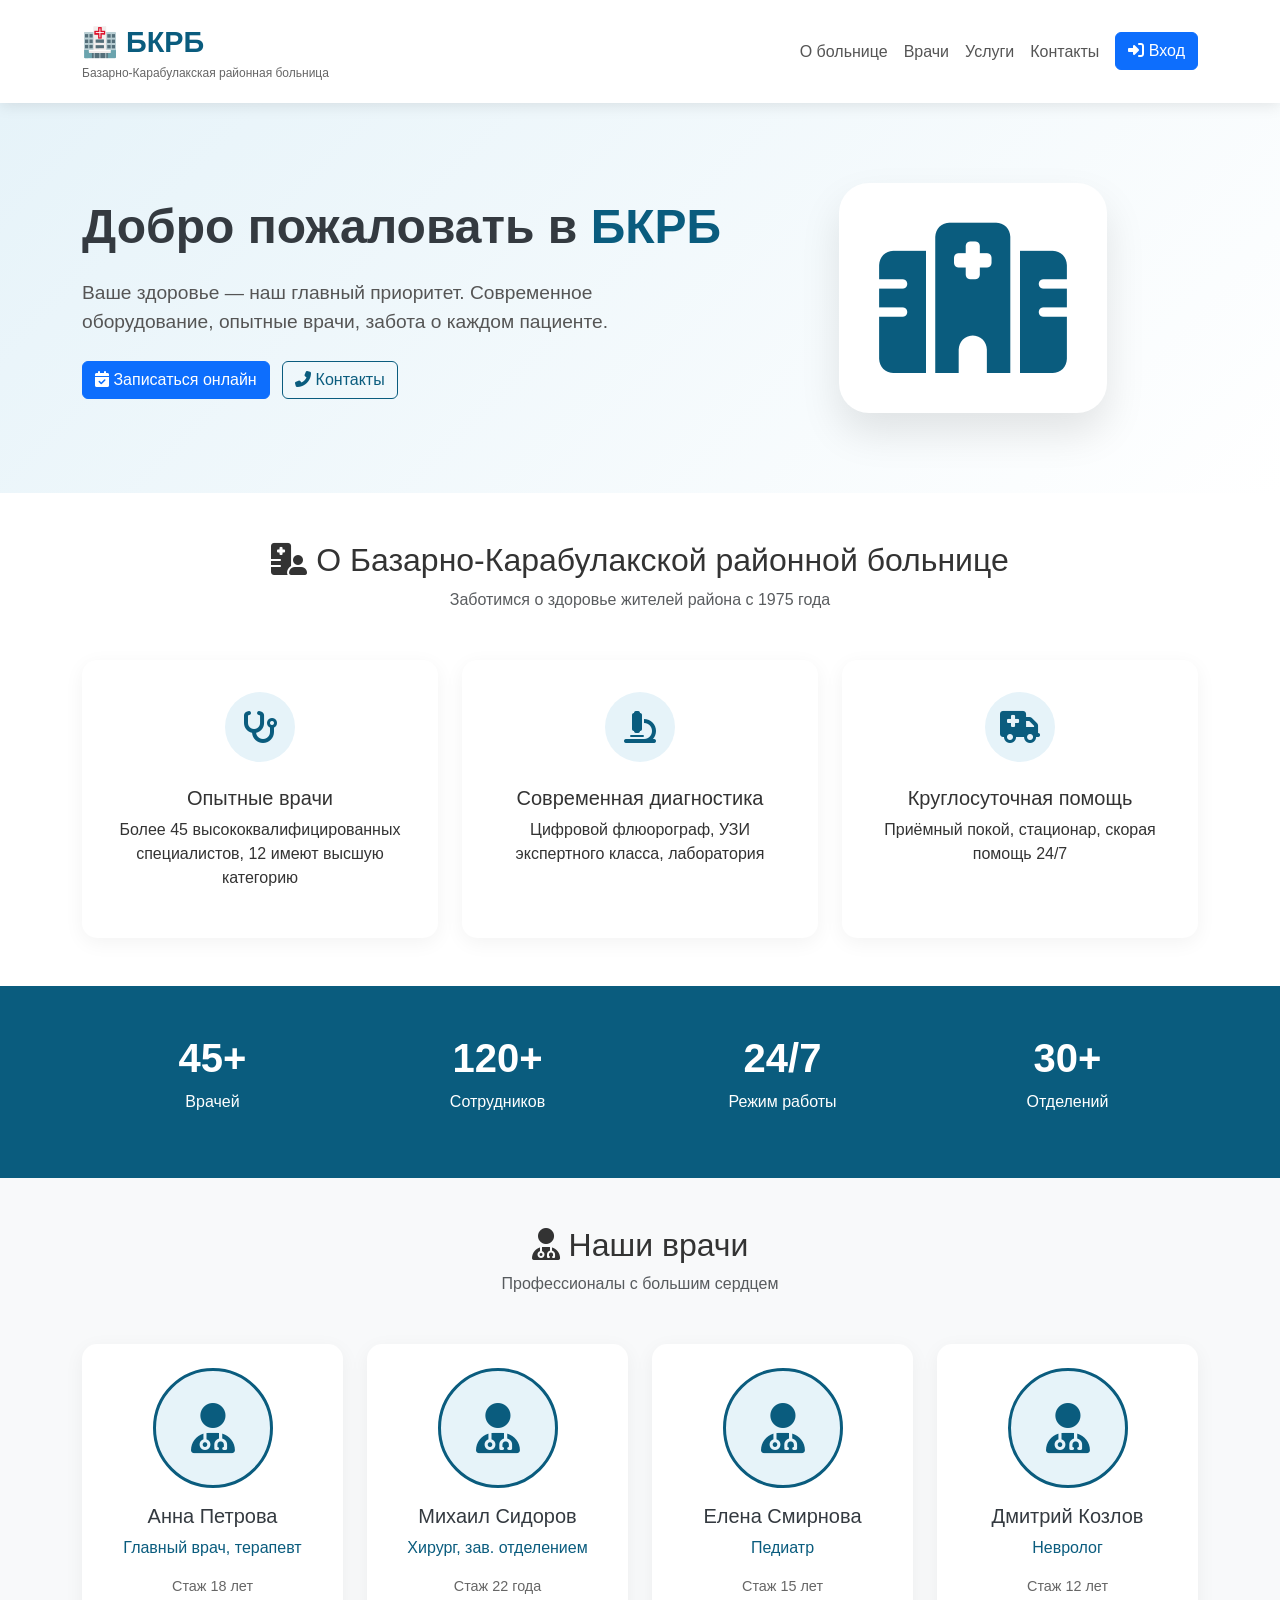
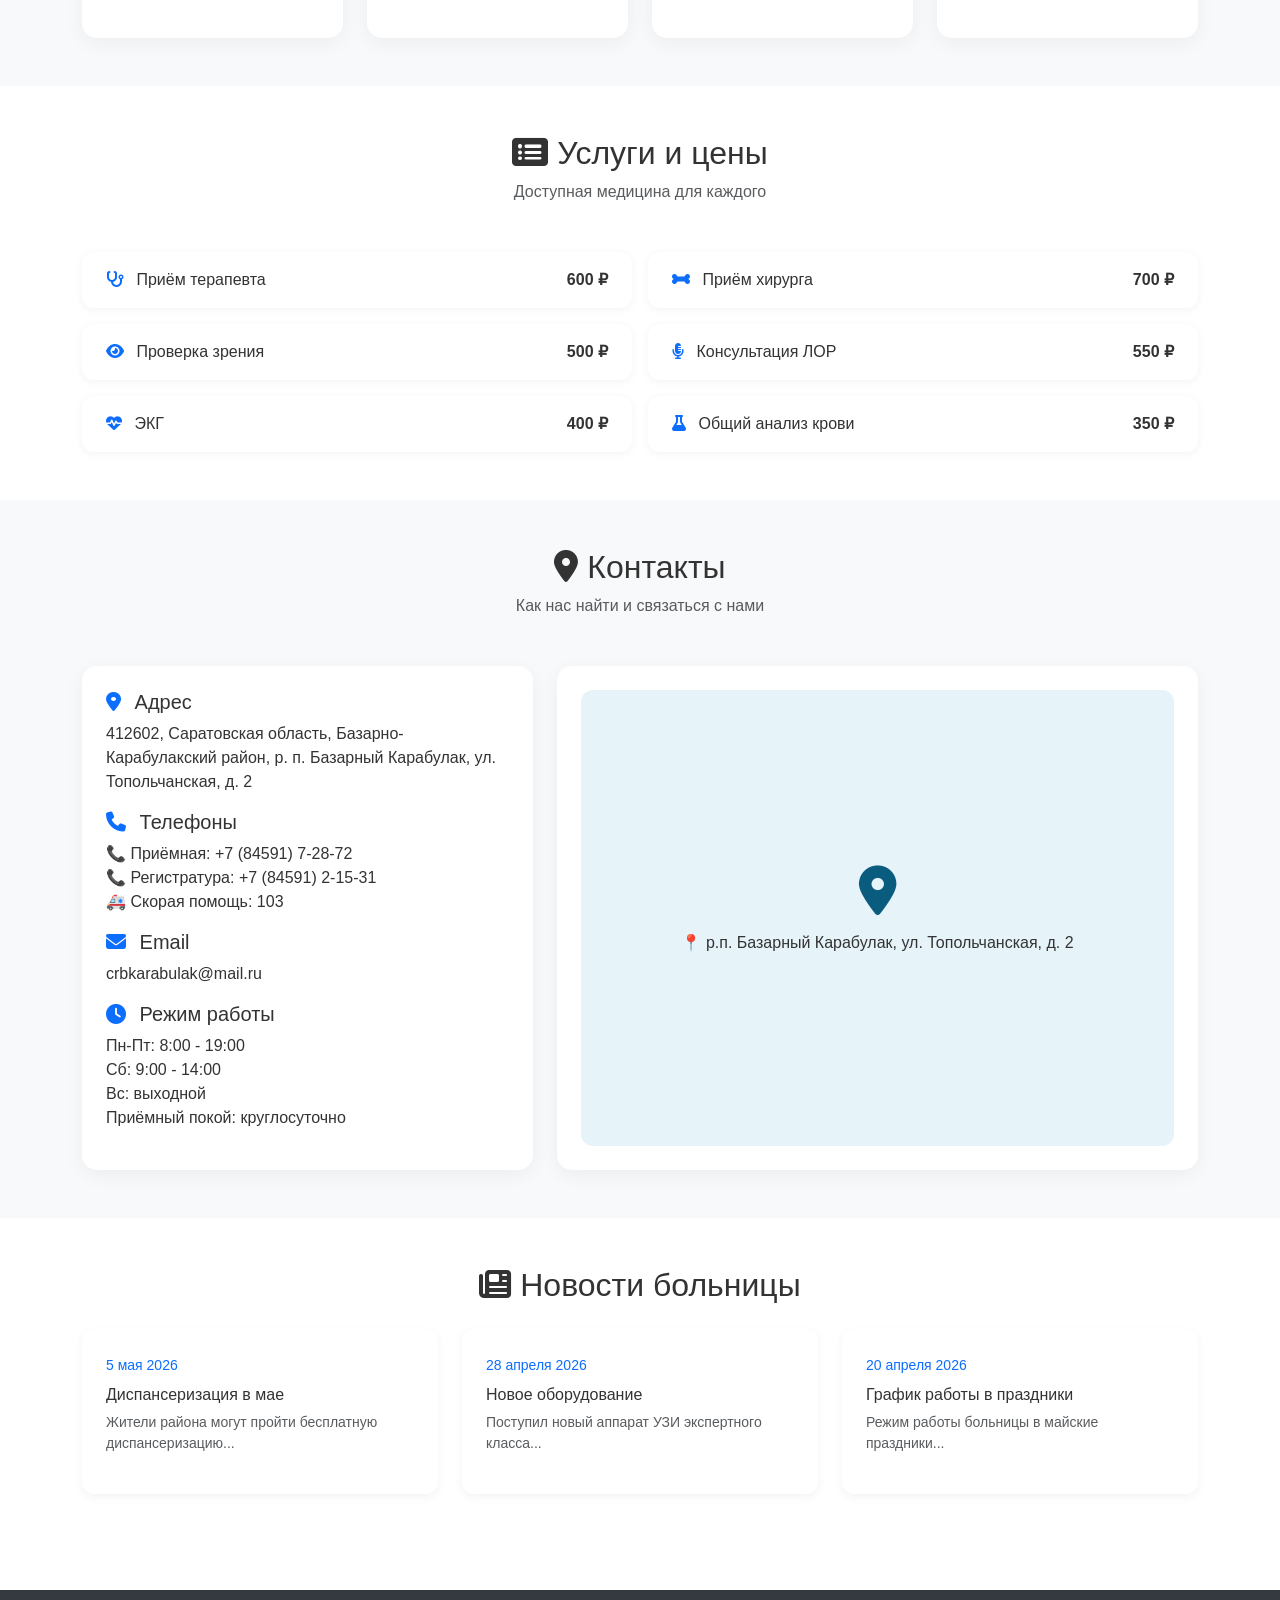
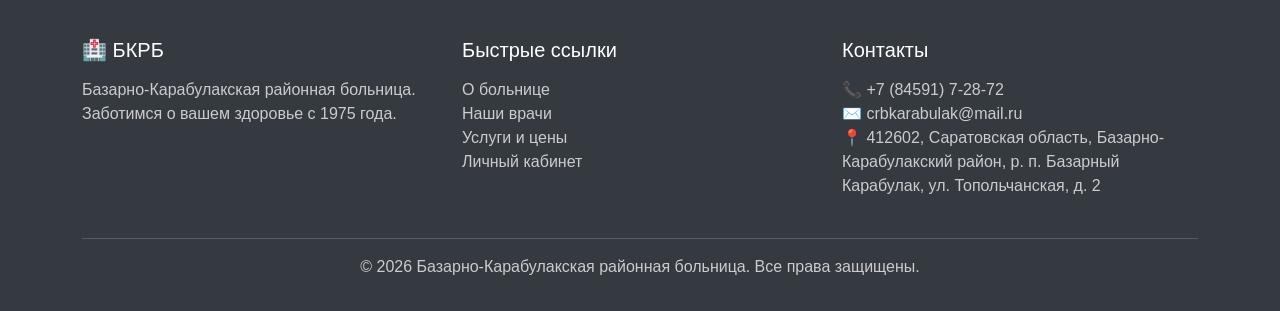
<file: index.html>
<!DOCTYPE html>
<html lang="ru">
<head>
    <meta charset="UTF-8">
    <meta name="viewport" content="width=device-width, initial-scale=1.0">
    <title>БКРБ - Базарно-Карабулакская районная больница</title>
    <link href="https://cdn.jsdelivr.net/npm/bootstrap@5.3.0/dist/css/bootstrap.min.css" rel="stylesheet">
    <link rel="stylesheet" href="https://cdnjs.cloudflare.com/ajax/libs/font-awesome/6.4.0/css/all.min.css">
    <link rel="stylesheet" href="css/style.css">
</head>
<body>

<!-- Навигация -->
<nav class="navbar navbar-expand-lg sticky-top">
    <div class="container">
        <a class="navbar-brand" href="index.html">
            🏥 БКРБ
            <small>Базарно-Карабулакская районная больница</small>
        </a>
        <button class="navbar-toggler" type="button" data-bs-toggle="collapse" data-bs-target="#navbarNav">
            <span class="navbar-toggler-icon"></span>
        </button>
        <div class="collapse navbar-collapse" id="navbarNav">
            <ul class="navbar-nav ms-auto">
    <li class="nav-item"><a class="nav-link" href="#about">О больнице</a></li>
    <li class="nav-item"><a class="nav-link" href="#doctors">Врачи</a></li>
    <li class="nav-item"><a class="nav-link" href="#services">Услуги</a></li>
    <li class="nav-item"><a class="nav-link" href="#contacts">Контакты</a></li>
    <li class="nav-item"><a class="btn btn-primary ms-2" href="login.html"><i class="fas fa-sign-in-alt"></i> Вход</a></li>
</ul>
        </div>
    </div>
</nav>

<!-- Hero секция -->
<section class="hero">
    <div class="container">
        <div class="row align-items-center">
            <div class="col-lg-7">
                <h1>Добро пожаловать в <span>БКРБ</span></h1>
                <p class="lead mb-3">Ваше здоровье — наш главный приоритет. Современное оборудование, опытные врачи, забота о каждом пациенте.</p>
                <div class="mt-4">
                    <a href="#" class="btn btn-primary me-2"><i class="fas fa-calendar-check"></i> Записаться онлайн</a>
                    <a href="#contacts" class="btn btn-outline-primary"><i class="fas fa-phone-alt"></i> Контакты</a>
                </div>
            </div>
            <div class="col-lg-5 text-center">
                <div class="hero-img">
                    <i class="fas fa-hospital"></i>
                </div>
            </div>
        </div>
    </div>
</section>

<!-- О нас -->
<section id="about" class="py-5">
    <div class="container">
        <div class="text-center mb-5">
            <h2><i class="fas fa-hospital-user"></i> О Базарно-Карабулакской районной больнице</h2>
            <p class="text-muted">Заботимся о здоровье жителей района с 1975 года</p>
        </div>
        <div class="row g-4">
            <div class="col-md-4">
                <div class="feature-card">
                    <div class="feature-icon"><i class="fas fa-stethoscope"></i></div>
                    <h5>Опытные врачи</h5>
                    <p>Более 45 высококвалифицированных специалистов, 12 имеют высшую категорию</p>
                </div>
            </div>
            <div class="col-md-4">
                <div class="feature-card">
                    <div class="feature-icon"><i class="fas fa-microscope"></i></div>
                    <h5>Современная диагностика</h5>
                    <p>Цифровой флюорограф, УЗИ экспертного класса, лаборатория</p>
                </div>
            </div>
            <div class="col-md-4">
                <div class="feature-card">
                    <div class="feature-icon"><i class="fas fa-ambulance"></i></div>
                    <h5>Круглосуточная помощь</h5>
                    <p>Приёмный покой, стационар, скорая помощь 24/7</p>
                </div>
            </div>
        </div>
    </div>
</section>

<!-- Статистика -->
<section class="stats-section">
    <div class="container">
        <div class="row text-center">
            <div class="col-md-3">
                <h2 class="fw-bold">45+</h2>
                <p>Врачей</p>
            </div>
            <div class="col-md-3">
                <h2 class="fw-bold">120+</h2>
                <p>Сотрудников</p>
            </div>
            <div class="col-md-3">
                <h2 class="fw-bold">24/7</h2>
                <p>Режим работы</p>
            </div>
            <div class="col-md-3">
                <h2 class="fw-bold">30+</h2>
                <p>Отделений</p>
            </div>
        </div>
    </div>
</section>

<!-- Врачи -->
<section id="doctors" class="py-5 bg-light">
    <div class="container">
        <div class="text-center mb-5">
            <h2><i class="fas fa-user-md"></i> Наши врачи</h2>
            <p class="text-muted">Профессионалы с большим сердцем</p>
        </div>
        <div class="row g-4">
            <div class="col-md-3">
                <div class="doctor-card">
                    <div class="doctor-img"><i class="fas fa-user-md"></i></div>
                    <h5>Анна Петрова</h5>
                    <p class="specialty">Главный врач, терапевт</p>
                    <p class="experience">Стаж 18 лет</p>
                </div>
            </div>
            <div class="col-md-3">
                <div class="doctor-card">
                    <div class="doctor-img"><i class="fas fa-user-md"></i></div>
                    <h5>Михаил Сидоров</h5>
                    <p class="specialty">Хирург, зав. отделением</p>
                    <p class="experience">Стаж 22 года</p>
                </div>
            </div>
            <div class="col-md-3">
                <div class="doctor-card">
                    <div class="doctor-img"><i class="fas fa-user-md"></i></div>
                    <h5>Елена Смирнова</h5>
                    <p class="specialty">Педиатр</p>
                    <p class="experience">Стаж 15 лет</p>
                </div>
            </div>
            <div class="col-md-3">
                <div class="doctor-card">
                    <div class="doctor-img"><i class="fas fa-user-md"></i></div>
                    <h5>Дмитрий Козлов</h5>
                    <p class="specialty">Невролог</p>
                    <p class="experience">Стаж 12 лет</p>
                </div>
            </div>
        </div>
    </div>
</section>

<!-- Услуги -->
<section id="services" class="py-5">
    <div class="container">
        <div class="text-center mb-5">
            <h2><i class="fas fa-list-alt"></i> Услуги и цены</h2>
            <p class="text-muted">Доступная медицина для каждого</p>
        </div>
        <div class="row g-3">
            <div class="col-md-6">
                <div class="service-card">
                    <div class="d-flex justify-content-between">
                        <span><i class="fas fa-stethoscope text-primary me-2"></i> Приём терапевта</span>
                        <span class="fw-bold">600 ₽</span>
                    </div>
                </div>
            </div>
            <div class="col-md-6">
                <div class="service-card">
                    <div class="d-flex justify-content-between">
                        <span><i class="fas fa-bone text-primary me-2"></i> Приём хирурга</span>
                        <span class="fw-bold">700 ₽</span>
                    </div>
                </div>
            </div>
            <div class="col-md-6">
                <div class="service-card">
                    <div class="d-flex justify-content-between">
                        <span><i class="fas fa-eye text-primary me-2"></i> Проверка зрения</span>
                        <span class="fw-bold">500 ₽</span>
                    </div>
                </div>
            </div>
            <div class="col-md-6">
                <div class="service-card">
                    <div class="d-flex justify-content-between">
                        <span><i class="fas fa-microphone-alt text-primary me-2"></i> Консультация ЛОР</span>
                        <span class="fw-bold">550 ₽</span>
                    </div>
                </div>
            </div>
            <div class="col-md-6">
                <div class="service-card">
                    <div class="d-flex justify-content-between">
                        <span><i class="fas fa-heartbeat text-primary me-2"></i> ЭКГ</span>
                        <span class="fw-bold">400 ₽</span>
                    </div>
                </div>
            </div>
            <div class="col-md-6">
                <div class="service-card">
                    <div class="d-flex justify-content-between">
                        <span><i class="fas fa-flask text-primary me-2"></i> Общий анализ крови</span>
                        <span class="fw-bold">350 ₽</span>
                    </div>
                </div>
            </div>
        </div>
    </div>
</section>

<!-- Контакты -->
<section id="contacts" class="py-5 bg-light">
    <div class="container">
        <div class="text-center mb-5">
            <h2><i class="fas fa-map-marker-alt"></i> Контакты</h2>
            <p class="text-muted">Как нас найти и связаться с нами</p>
        </div>
        <div class="row">
            <div class="col-md-5">
                <div class="contact-card">
                    <h5><i class="fas fa-location-dot text-primary me-2"></i> Адрес</h5>
                    <p>412602, Саратовская область, Базарно-Карабулакский район, р. п. Базарный Карабулак, ул. Топольчанская, д. 2</p>
                    
                    <h5 class="mt-3"><i class="fas fa-phone text-primary me-2"></i> Телефоны</h5>
                    <p>📞 Приёмная: +7 (84591) 7-28-72<br>
                    📞 Регистратура: +7 (84591) 2-15-31<br>
                    🚑 Скорая помощь: 103</p>
                    
                    <h5 class="mt-3"><i class="fas fa-envelope text-primary me-2"></i> Email</h5>
                    <p>crbkarabulak@mail.ru</p>
                    
                    <h5 class="mt-3"><i class="fas fa-clock text-primary me-2"></i> Режим работы</h5>
                    <p>Пн-Пт: 8:00 - 19:00<br>
                    Сб: 9:00 - 14:00<br>
                    Вс: выходной<br>
                    Приёмный покой: круглосуточно</p>
                </div>
            </div>
            <div class="col-md-7">
                <div class="map-card">
                    <div class="map-placeholder">
                        <i class="fas fa-map-marker-alt"></i>
                        <p>📍 р.п. Базарный Карабулак, ул. Топольчанская, д. 2</p>
                    </div>
                </div>
            </div>
        </div>
    </div>
</section>

<!-- Новости -->
<section class="py-5">
    <div class="container">
        <div class="text-center mb-4">
            <h2><i class="fas fa-newspaper"></i> Новости больницы</h2>
        </div>
        <div class="row">
            <div class="col-md-4">
                <div class="news-card">
                    <small class="text-primary">5 мая 2026</small>
                    <h6 class="mt-2">Диспансеризация в мае</h6>
                    <p class="text-muted small">Жители района могут пройти бесплатную диспансеризацию...</p>
                </div>
            </div>
            <div class="col-md-4">
                <div class="news-card">
                    <small class="text-primary">28 апреля 2026</small>
                    <h6 class="mt-2">Новое оборудование</h6>
                    <p class="text-muted small">Поступил новый аппарат УЗИ экспертного класса...</p>
                </div>
            </div>
            <div class="col-md-4">
                <div class="news-card">
                    <small class="text-primary">20 апреля 2026</small>
                    <h6 class="mt-2">График работы в праздники</h6>
                    <p class="text-muted small">Режим работы больницы в майские праздники...</p>
                </div>
            </div>
        </div>
    </div>
</section>

<!-- Футер -->
<footer class="footer">
    <div class="container">
        <div class="row">
            <div class="col-md-4">
                <h5>🏥 БКРБ</h5>
                <p>Базарно-Карабулакская районная больница. Заботимся о вашем здоровье с 1975 года.</p>
            </div>
            <div class="col-md-4">
                <h5>Быстрые ссылки</h5>
                <p><a href="#about">О больнице</a><br>
                <a href="#doctors">Наши врачи</a><br>
                <a href="#services">Услуги и цены</a><br>
                <a href="#">Личный кабинет</a></p>
            </div>
            <div class="col-md-4">
                <h5>Контакты</h5>
                <p>📞 +7 (84591) 7-28-72<br>
                ✉️ crbkarabulak@mail.ru<br>
                📍 412602, Саратовская область, Базарно-Карабулакский район, р. п. Базарный Карабулак, ул. Топольчанская, д. 2</p>
            </div>
        </div>
        <hr class="mt-4">
        <p class="text-center">© 2026 Базарно-Карабулакская районная больница. Все права защищены.</p>
    </div>
</footer>

<script src="https://cdn.jsdelivr.net/npm/bootstrap@5.3.0/dist/js/bootstrap.bundle.min.js"></script>
</body>
</html>
</file>
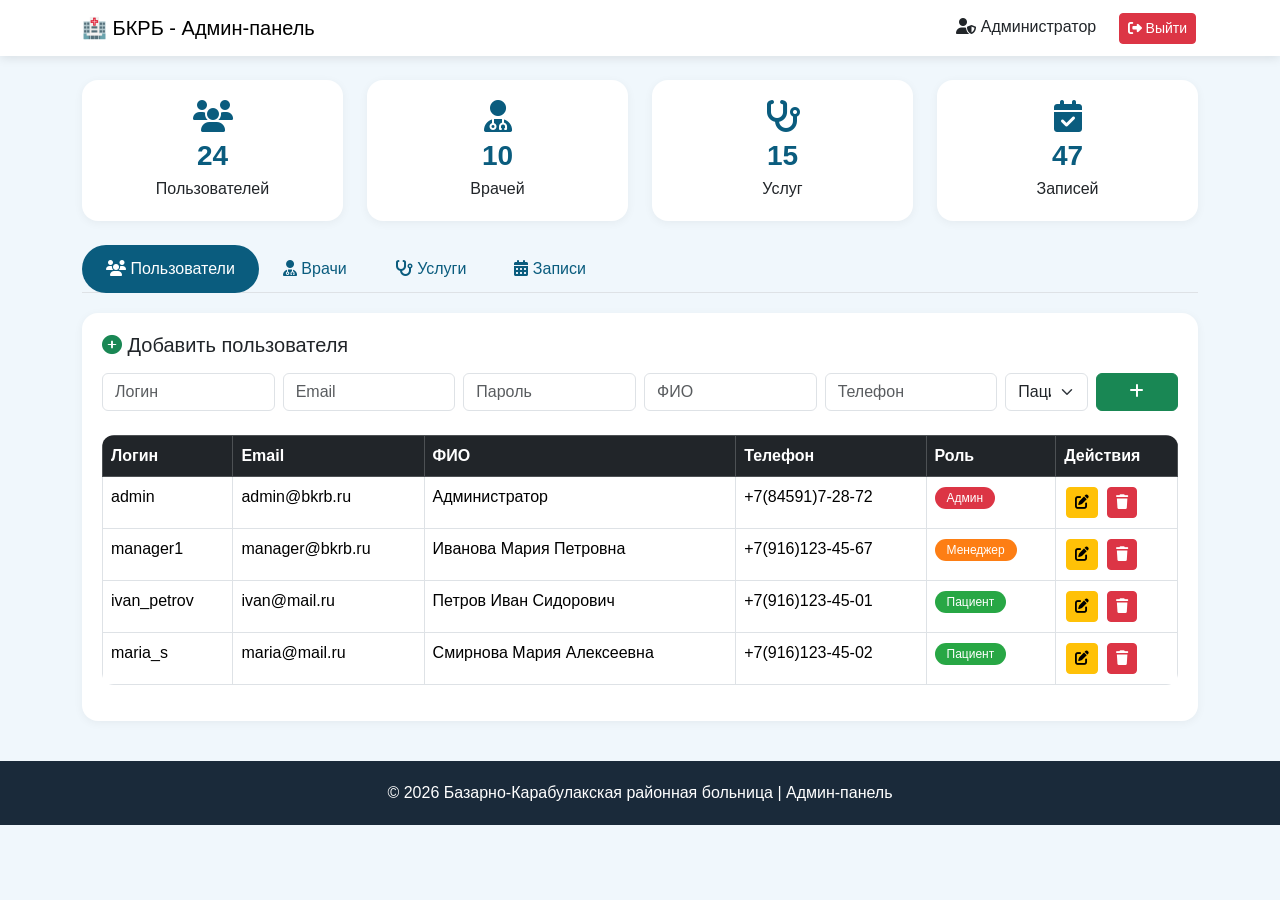
<file: dashboard-admin.html>
<!DOCTYPE html>
<html lang="ru">
<head>
    <meta charset="UTF-8">
    <title>Админ-панель - БКРБ</title>
    <link href="https://cdn.jsdelivr.net/npm/bootstrap@5.3.0/dist/css/bootstrap.min.css" rel="stylesheet">
    <link rel="stylesheet" href="https://cdnjs.cloudflare.com/ajax/libs/font-awesome/6.4.0/css/all.min.css">
    <style>
        body { background: #f0f7fc; font-family: 'Segoe UI', sans-serif; }
        .navbar { background: white; box-shadow: 0 2px 10px rgba(0,0,0,0.1); }
        .stat-card { background: white; border-radius: 16px; padding: 20px; text-align: center; box-shadow: 0 2px 10px rgba(0,0,0,0.05); transition: 0.3s; }
        .stat-card:hover { transform: translateY(-3px); }
        .stat-number { font-size: 28px; font-weight: bold; color: #0a5c7e; }
        .nav-tabs .nav-link { color: #0a5c7e; font-weight: 500; border: none; padding: 12px 24px; }
        .nav-tabs .nav-link.active { background: #0a5c7e; color: white; border-radius: 30px; }
        .nav-tabs .nav-link:hover:not(.active) { background: #e8f3f9; border-radius: 30px; }
        .tab-content { background: white; border-radius: 16px; padding: 20px; margin-top: 20px; box-shadow: 0 2px 10px rgba(0,0,0,0.05); }
        .table { background: white; border-radius: 12px; overflow: hidden; }
        .role-badge { padding: 4px 12px; border-radius: 20px; font-size: 12px; color: white; }
        .role-admin { background: #dc3545; }
        .role-manager { background: #fd7e14; }
        .role-user { background: #28a745; }
        .footer { background: #1a2a3a; color: white; text-align: center; padding: 20px; margin-top: 40px; }
        .edit-form { display: none; background: #f8f9fa; padding: 15px; border-radius: 10px; margin-top: 10px; }
        .btn-sm { margin: 2px; }
        .modal-header { background: #0a5c7e; color: white; }
        .btn-primary { background: #0a5c7e; border: none; }
        .btn-primary:hover { background: #084a66; }
    </style>
</head>
<body>

<nav class="navbar navbar-expand-lg sticky-top">
    <div class="container">
        <a class="navbar-brand" href="index.html">🏥 БКРБ - Админ-панель</a>
        <div>
            <span class="me-3"><i class="fas fa-user-shield"></i> Администратор</span>
            <a href="index.html" class="btn btn-danger btn-sm"><i class="fas fa-sign-out-alt"></i> Выйти</a>
        </div>
    </div>
</nav>

<div class="container mt-4">

    <!-- Статистика -->
    <div class="row g-4 mb-4">
        <div class="col-md-3">
            <div class="stat-card">
                <i class="fas fa-users fa-2x" style="color: #0a5c7e;"></i>
                <div class="stat-number">24</div>
                <div>Пользователей</div>
            </div>
        </div>
        <div class="col-md-3">
            <div class="stat-card">
                <i class="fas fa-user-md fa-2x" style="color: #0a5c7e;"></i>
                <div class="stat-number">10</div>
                <div>Врачей</div>
            </div>
        </div>
        <div class="col-md-3">
            <div class="stat-card">
                <i class="fas fa-stethoscope fa-2x" style="color: #0a5c7e;"></i>
                <div class="stat-number">15</div>
                <div>Услуг</div>
            </div>
        </div>
        <div class="col-md-3">
            <div class="stat-card">
                <i class="fas fa-calendar-check fa-2x" style="color: #0a5c7e;"></i>
                <div class="stat-number">47</div>
                <div>Записей</div>
            </div>
        </div>
    </div>

    <!-- Вкладки -->
    <ul class="nav nav-tabs" id="adminTabs" role="tablist">
        <li class="nav-item" role="presentation">
            <button class="nav-link active" id="users-tab" data-bs-toggle="tab" data-bs-target="#users" type="button" role="tab"><i class="fas fa-users"></i> Пользователи</button>
        </li>
        <li class="nav-item" role="presentation">
            <button class="nav-link" id="doctors-tab" data-bs-toggle="tab" data-bs-target="#doctors" type="button" role="tab"><i class="fas fa-user-md"></i> Врачи</button>
        </li>
        <li class="nav-item" role="presentation">
            <button class="nav-link" id="services-tab" data-bs-toggle="tab" data-bs-target="#services" type="button" role="tab"><i class="fas fa-stethoscope"></i> Услуги</button>
        </li>
        <li class="nav-item" role="presentation">
            <button class="nav-link" id="appointments-tab" data-bs-toggle="tab" data-bs-target="#appointments" type="button" role="tab"><i class="fas fa-calendar-alt"></i> Записи</button>
        </li>
    </ul>

    <div class="tab-content" id="adminTabsContent">
        
        <!-- Вкладка ПОЛЬЗОВАТЕЛИ -->
        <div class="tab-pane fade show active" id="users" role="tabpanel">
            <h5 class="mb-3"><i class="fas fa-plus-circle text-success"></i> Добавить пользователя</h5>
            <div class="row g-2 mb-4">
                <div class="col-md-2"><input type="text" class="form-control" placeholder="Логин"></div>
                <div class="col-md-2"><input type="email" class="form-control" placeholder="Email"></div>
                <div class="col-md-2"><input type="password" class="form-control" placeholder="Пароль"></div>
                <div class="col-md-2"><input type="text" class="form-control" placeholder="ФИО"></div>
                <div class="col-md-2"><input type="text" class="form-control" placeholder="Телефон"></div>
                <div class="col-md-1">
                    <select class="form-select">
                        <option>Пациент</option>
                        <option>Менеджер</option>
                        <option>Админ</option>
                    </select>
                </div>
                <div class="col-md-1"><button class="btn btn-success w-100" data-bs-toggle="modal" data-bs-target="#successModal"><i class="fas fa-plus"></i></button></div>
            </div>
            
            <div class="table-responsive">
                <table class="table table-bordered table-hover">
                    <thead class="table-dark">
                        <tr><th>Логин</th><th>Email</th><th>ФИО</th><th>Телефон</th><th>Роль</th><th>Действия</th></tr>
                    </thead>
                    <tbody>
                        <tr>
                            <td>admin</td>
                            <td>admin@bkrb.ru</td>
                            <td>Администратор</td>
                            <td>+7(84591)7-28-72</td>
                            <td><span class="role-badge role-admin">Админ</span></td>
                            <td><button class="btn btn-sm btn-warning"><i class="fas fa-edit"></i></button> <button class="btn btn-sm btn-danger"><i class="fas fa-trash"></i></button></td>
                        </tr>
                        <tr>
                            <td>manager1</td>
                            <td>manager@bkrb.ru</td>
                            <td>Иванова Мария Петровна</td>
                            <td>+7(916)123-45-67</td>
                            <td><span class="role-badge role-manager">Менеджер</span></td>
                            <td><button class="btn btn-sm btn-warning"><i class="fas fa-edit"></i></button> <button class="btn btn-sm btn-danger"><i class="fas fa-trash"></i></button></td>
                        </tr>
                        <tr>
                            <td>ivan_petrov</td>
                            <td>ivan@mail.ru</td>
                            <td>Петров Иван Сидорович</td>
                            <td>+7(916)123-45-01</td>
                            <td><span class="role-badge role-user">Пациент</span></td>
                            <td><button class="btn btn-sm btn-warning"><i class="fas fa-edit"></i></button> <button class="btn btn-sm btn-danger"><i class="fas fa-trash"></i></button></td>
                        </tr>
                        <tr>
                            <td>maria_s</td>
                            <td>maria@mail.ru</td>
                            <td>Смирнова Мария Алексеевна</td>
                            <td>+7(916)123-45-02</td>
                            <td><span class="role-badge role-user">Пациент</span></td>
                            <td><button class="btn btn-sm btn-warning"><i class="fas fa-edit"></i></button> <button class="btn btn-sm btn-danger"><i class="fas fa-trash"></i></button></td>
                        </tr>
                    </tbody>
                </table>
            </div>
        </div>
        
        <!-- Вкладка ВРАЧИ -->
        <div class="tab-pane fade" id="doctors" role="tabpanel">
            <h5 class="mb-3"><i class="fas fa-plus-circle text-success"></i> Добавить врача</h5>
            <div class="row g-2 mb-4">
                <div class="col-md-2"><input type="text" class="form-control" placeholder="Фамилия"></div>
                <div class="col-md-2"><input type="text" class="form-control" placeholder="Имя"></div>
                <div class="col-md-2"><input type="text" class="form-control" placeholder="Отчество"></div>
                <div class="col-md-2"><input type="text" class="form-control" placeholder="Специализация"></div>
                <div class="col-md-2"><input type="text" class="form-control" placeholder="Кабинет"></div>
                <div class="col-md-1"><input type="text" class="form-control" placeholder="Телефон"></div>
                <div class="col-md-1"><button class="btn btn-success w-100" data-bs-toggle="modal" data-bs-target="#successModal"><i class="fas fa-plus"></i></button></div>
            </div>
            
            <div class="table-responsive">
                <table class="table table-bordered">
                    <thead class="table-dark">
                        <tr><th>ФИО</th><th>Специализация</th><th>Кабинет</th><th>Телефон</th><th>Действия</th></tr>
                    </thead>
                    <tbody>
                        <tr><td>Анна Петрова</td><td>Терапевт</td><td>101</td><td>+7(495)123-45-01</td><td><button class="btn btn-sm btn-danger"><i class="fas fa-trash"></i></button></td></tr>
                        <tr><td>Михаил Соколов</td><td>Хирург</td><td>202</td><td>+7(495)123-45-02</td><td><button class="btn btn-sm btn-danger"><i class="fas fa-trash"></i></button></td></tr>
                        <tr><td>Елена Кузнецова</td><td>Педиатр</td><td>303</td><td>+7(495)123-45-03</td><td><button class="btn btn-sm btn-danger"><i class="fas fa-trash"></i></button></td></tr>
                        <tr><td>Дмитрий Волков</td><td>Кардиолог</td><td>404</td><td>+7(495)123-45-04</td><td><button class="btn btn-sm btn-danger"><i class="fas fa-trash"></i></button></td></tr>
                        <tr><td>Светлана Петрова</td><td>Невролог</td><td>505</td><td>+7(495)123-45-05</td><td><button class="btn btn-sm btn-danger"><i class="fas fa-trash"></i></button></td></tr>
                    </tbody>
                </table>
            </div>
        </div>
        
        <!-- Вкладка УСЛУГИ -->
        <div class="tab-pane fade" id="services" role="tabpanel">
            <h5 class="mb-3"><i class="fas fa-plus-circle text-success"></i> Добавить услугу</h5>
            <div class="row g-2 mb-4">
                <div class="col-md-4"><input type="text" class="form-control" placeholder="Название услуги"></div>
                <div class="col-md-2"><input type="text" class="form-control" placeholder="Цена"></div>
                <div class="col-md-2"><input type="text" class="form-control" placeholder="Длительность (мин)"></div>
                <div class="col-md-3"><select class="form-select"><option>Терапевт</option><option>Хирург</option><option>Педиатр</option><option>Кардиолог</option></select></div>
                <div class="col-md-1"><button class="btn btn-success w-100" data-bs-toggle="modal" data-bs-target="#successModal"><i class="fas fa-plus"></i></button></div>
            </div>
            
            <div class="table-responsive">
                <table class="table table-bordered">
                    <thead class="table-dark">
                        <tr><th>Название</th><th>Цена</th><th>Длительность</th><th>Специализация</th><th>Действия</th></tr>
                    </thead>
                    <tbody>
                        <tr><td>Прием терапевта</td><td>600 ₽</td><td>30 мин</td><td>Терапевт</td><td><button class="btn btn-sm btn-danger"><i class="fas fa-trash"></i></button></td></tr>
                        <tr><td>Прием хирурга</td><td>700 ₽</td><td>30 мин</td><td>Хирург</td><td><button class="btn btn-sm btn-danger"><i class="fas fa-trash"></i></button></td></tr>
                        <tr><td>ЭКГ</td><td>400 ₽</td><td>20 мин</td><td>Кардиолог</td><td><button class="btn btn-sm btn-danger"><i class="fas fa-trash"></i></button></td></tr>
                        <tr><td>УЗИ</td><td>1500 ₽</td><td>30 мин</td><td>Терапевт</td><td><button class="btn btn-sm btn-danger"><i class="fas fa-trash"></i></button></td></tr>
                        <tr><td>Анализ крови</td><td>350 ₽</td><td>15 мин</td><td>Терапевт</td><td><button class="btn btn-sm btn-danger"><i class="fas fa-trash"></i></button></td></tr>
                    </tbody>
                </table>
            </div>
        </div>
        
        <!-- Вкладка ЗАПИСИ -->
        <div class="tab-pane fade" id="appointments" role="tabpanel">
            <div class="table-responsive">
                <table class="table table-bordered">
                    <thead class="table-dark">
                        <tr><th>Пациент</th><th>Врач</th><th>Дата/время</th><th>Статус</th><th>Жалоба</th></tr>
                    </thead>
                    <tbody>
                        <tr><td>Петров Иван</td><td>Анна Петрова</td><td>15.05.2026 10:00</td><td><span class="badge bg-warning">Запланирован</span></td><td>Головная боль, температура</td></tr>
                        <tr><td>Смирнова Мария</td><td>Михаил Соколов</td><td>15.05.2026 11:30</td><td><span class="badge bg-warning">Запланирован</span></td><td>Боли в животе</td></tr>
                        <tr><td>Васильев Петр</td><td>Елена Кузнецова</td><td>16.05.2026 09:00</td><td><span class="badge bg-success">Выполнен</span></td><td>Кашель у ребенка</td></tr>
                        <tr><td>Михайлова Екатерина</td><td>Дмитрий Волков</td><td>16.05.2026 14:00</td><td><span class="badge bg-success">Выполнен</span></td><td>Боли в сердце</td></tr>
                        <tr><td>Федоров Андрей</td><td>Светлана Петрова</td><td>17.05.2026 12:00</td><td><span class="badge bg-danger">Отменён</span></td><td>Головокружение</td></tr>
                    </tbody>
                </table>
            </div>
        </div>
    </div>
</div>

<!-- Модальное окно успеха -->
<div class="modal fade" id="successModal" tabindex="-1">
    <div class="modal-dialog modal-dialog-centered">
        <div class="modal-content">
            <div class="modal-header">
                <h5 class="modal-title"><i class="fas fa-check-circle"></i> Успешно</h5>
                <button type="button" class="btn-close btn-close-white" data-bs-dismiss="modal"></button>
            </div>
            <div class="modal-body text-center">
                <i class="fas fa-check-circle" style="font-size: 50px; color: #28a745;"></i>
                <p class="mt-3">Операция выполнена успешно!</p>
            </div>
            <div class="modal-footer">
                <button type="button" class="btn btn-primary" data-bs-dismiss="modal">Закрыть</button>
            </div>
        </div>
    </div>
</div>

<footer class="footer">
    <div class="container">© 2026 Базарно-Карабулакская районная больница | Админ-панель</div>
</footer>

<script src="https://cdn.jsdelivr.net/npm/bootstrap@5.3.0/dist/js/bootstrap.bundle.min.js"></script>
</body>
</html>
</file>
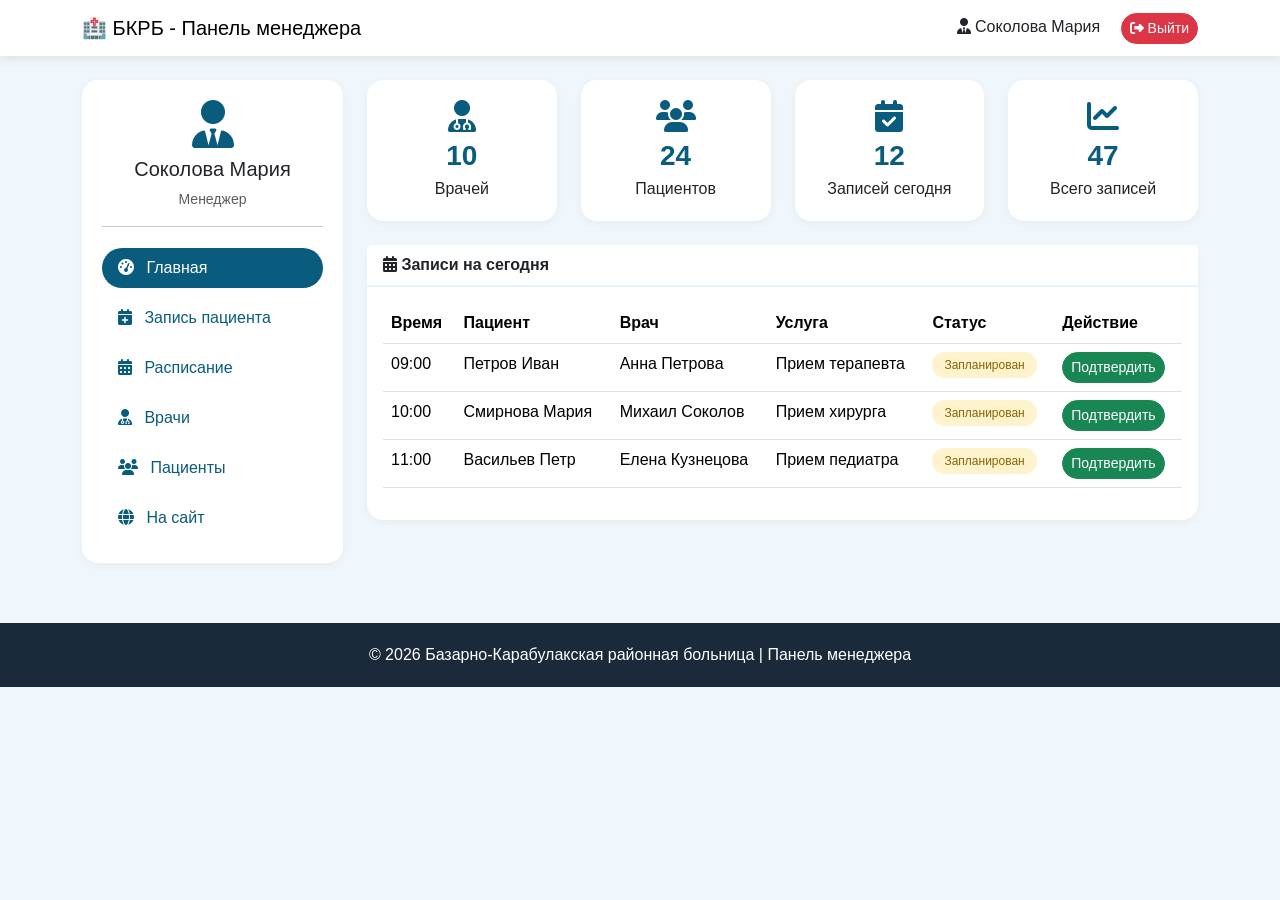
<file: dashboard-manager.html>
<!DOCTYPE html>
<html lang="ru">
<head>
    <meta charset="UTF-8">
    <title>Панель менеджера - БКРБ</title>
    <link href="https://cdn.jsdelivr.net/npm/bootstrap@5.3.0/dist/css/bootstrap.min.css" rel="stylesheet">
    <link rel="stylesheet" href="https://cdnjs.cloudflare.com/ajax/libs/font-awesome/6.4.0/css/all.min.css">
    <style>
        body { background: #f0f7fc; font-family: 'Segoe UI', sans-serif; }
        .navbar { background: white; box-shadow: 0 2px 10px rgba(0,0,0,0.1); }
        .sidebar { background: white; border-radius: 16px; padding: 20px; margin-bottom: 20px; box-shadow: 0 2px 10px rgba(0,0,0,0.05); }
        .nav-pills .nav-link { color: #0a5c7e; border-radius: 30px; margin: 5px 0; }
        .nav-pills .nav-link.active { background: #0a5c7e; color: white; }
        .card { border: none; border-radius: 16px; box-shadow: 0 2px 10px rgba(0,0,0,0.05); margin-bottom: 20px; }
        .card-header { background: white; border-bottom: 2px solid #e8f3f9; font-weight: 600; }
        .stat-card { background: white; border-radius: 16px; padding: 20px; text-align: center; box-shadow: 0 2px 10px rgba(0,0,0,0.05); }
        .stat-number { font-size: 28px; font-weight: bold; color: #0a5c7e; }
        .btn-primary { background: #0a5c7e; border: none; border-radius: 30px; }
        .btn-primary:hover { background: #084a66; }
        .btn-success { border-radius: 30px; }
        .btn-danger { border-radius: 30px; }
        .status-scheduled { background: #fff3cd; color: #856404; padding: 4px 12px; border-radius: 20px; font-size: 12px; display: inline-block; }
        .status-completed { background: #d4edda; color: #155724; padding: 4px 12px; border-radius: 20px; font-size: 12px; display: inline-block; }
        .status-canceled { background: #f8d7da; color: #721c24; padding: 4px 12px; border-radius: 20px; font-size: 12px; display: inline-block; }
        .footer { background: #1a2a3a; color: white; text-align: center; padding: 20px; margin-top: 40px; }
        .time-slot { display: inline-block; margin: 5px; padding: 8px 15px; background: #e8f3f9; border-radius: 30px; cursor: pointer; transition: 0.3s; }
        .time-slot:hover { background: #0a5c7e; color: white; }
        .time-slot.selected { background: #0a5c7e; color: white; }
        .modal-header { background: #0a5c7e; color: white; }
        .btn-close-white { filter: brightness(0) invert(1); }
    </style>
</head>
<body>

<nav class="navbar navbar-expand-lg sticky-top">
    <div class="container">
        <a class="navbar-brand" href="index.html">🏥 БКРБ - Панель менеджера</a>
        <div>
            <span class="me-3"><i class="fas fa-user-tie"></i> Соколова Мария</span>
            <a href="index.html" class="btn btn-danger btn-sm"><i class="fas fa-sign-out-alt"></i> Выйти</a>
        </div>
    </div>
</nav>

<div class="container mt-4">
    <div class="row">
        <!-- Левая колонка - Меню -->
        <div class="col-md-3">
            <div class="sidebar">
                <div class="text-center mb-3">
                    <i class="fas fa-user-tie fa-3x" style="color: #0a5c7e;"></i>
                    <h5 class="mt-2">Соколова Мария</h5>
                    <p class="text-muted small">Менеджер</p>
                </div>
                <hr>
                <ul class="nav nav-pills flex-column">
                    <li class="nav-item"><a class="nav-link active" href="#" data-tab="dashboard"><i class="fas fa-tachometer-alt me-2"></i> Главная</a></li>
                    <li class="nav-item"><a class="nav-link" href="#" data-tab="appointments"><i class="fas fa-calendar-plus me-2"></i> Запись пациента</a></li>
                    <li class="nav-item"><a class="nav-link" href="#" data-tab="schedule"><i class="fas fa-calendar-alt me-2"></i> Расписание</a></li>
                    <li class="nav-item"><a class="nav-link" href="#" data-tab="doctors"><i class="fas fa-user-md me-2"></i> Врачи</a></li>
                    <li class="nav-item"><a class="nav-link" href="#" data-tab="patients"><i class="fas fa-users me-2"></i> Пациенты</a></li>
                    <li class="nav-item"><a class="nav-link" href="index.html"><i class="fas fa-globe me-2"></i> На сайт</a></li>
                </ul>
            </div>
        </div>
        
        <!-- Правая колонка - Контент -->
        <div class="col-md-9">
            <!-- Вкладка: Главная -->
            <div id="tab-dashboard" class="tab-content">
                <div class="row g-4 mb-4">
                    <div class="col-md-3">
                        <div class="stat-card">
                            <i class="fas fa-user-md fa-2x" style="color: #0a5c7e;"></i>
                            <div class="stat-number">10</div>
                            <div>Врачей</div>
                        </div>
                    </div>
                    <div class="col-md-3">
                        <div class="stat-card">
                            <i class="fas fa-users fa-2x" style="color: #0a5c7e;"></i>
                            <div class="stat-number">24</div>
                            <div>Пациентов</div>
                        </div>
                    </div>
                    <div class="col-md-3">
                        <div class="stat-card">
                            <i class="fas fa-calendar-check fa-2x" style="color: #0a5c7e;"></i>
                            <div class="stat-number">12</div>
                            <div>Записей сегодня</div>
                        </div>
                    </div>
                    <div class="col-md-3">
                        <div class="stat-card">
                            <i class="fas fa-chart-line fa-2x" style="color: #0a5c7e;"></i>
                            <div class="stat-number">47</div>
                            <div>Всего записей</div>
                        </div>
                    </div>
                </div>
                
                <div class="card">
                    <div class="card-header"><i class="fas fa-calendar-alt"></i> Записи на сегодня</div>
                    <div class="card-body">
                        <div class="table-responsive">
                            <table class="table table-hover">
                                <thead>
                                    <tr><th>Время</th><th>Пациент</th><th>Врач</th><th>Услуга</th><th>Статус</th><th>Действие</th></tr>
                                </thead>
                                <tbody>
                                    <tr><td>09:00</td><td>Петров Иван</td><td>Анна Петрова</td><td>Прием терапевта</td><td><span class="status-scheduled">Запланирован</span></td><td><button class="btn btn-sm btn-success" data-bs-toggle="modal" data-bs-target="#confirmModal">Подтвердить</button></td></tr>
                                    <tr><td>10:00</td><td>Смирнова Мария</td><td>Михаил Соколов</td><td>Прием хирурга</td><td><span class="status-scheduled">Запланирован</span></td><td><button class="btn btn-sm btn-success">Подтвердить</button></td></tr>
                                    <tr><td>11:00</td><td>Васильев Петр</td><td>Елена Кузнецова</td><td>Прием педиатра</td><td><span class="status-scheduled">Запланирован</span></td><td><button class="btn btn-sm btn-success">Подтвердить</button></td></tr>
                                </tbody>
                            </table>
                        </div>
                    </div>
                </div>
            </div>
            
            <!-- Вкладка: Запись пациента -->
            <div id="tab-appointments" class="tab-content" style="display: none;">
                <div class="card">
                    <div class="card-header"><i class="fas fa-calendar-plus"></i> Запись пациента на приём</div>
                    <div class="card-body">
                        <div class="row g-3 mb-4">
                            <div class="col-md-6">
                                <label class="form-label">Пациент</label>
                                <select class="form-select" id="patientSelect">
                                    <option value="">Выберите пациента</option>
                                    <option value="1">Петров Иван Сидорович</option>
                                    <option value="2">Смирнова Мария Алексеевна</option>
                                    <option value="3">Васильев Петр Иванович</option>
                                    <option value="4">Михайлова Екатерина Дмитриевна</option>
                                </select>
                            </div>
                            <div class="col-md-6">
                                <label class="form-label">Врач</label>
                                <select class="form-select" id="doctorSelect">
                                    <option value="">Выберите врача</option>
                                    <option value="1">Анна Петрова (Терапевт)</option>
                                    <option value="2">Михаил Соколов (Хирург)</option>
                                    <option value="3">Елена Кузнецова (Педиатр)</option>
                                    <option value="4">Дмитрий Волков (Кардиолог)</option>
                                </select>
                            </div>
                            <div class="col-md-4">
                                <label class="form-label">Дата</label>
                                <input type="date" class="form-control" id="appointmentDate" value="2026-05-20">
                            </div>
                            <div class="col-md-4">
                                <label class="form-label">Время</label>
                                <select class="form-select" id="timeSelect">
                                    <option value="">Выберите время</option>
                                    <option value="09:00">09:00</option>
                                    <option value="10:00">10:00</option>
                                    <option value="11:00">11:00</option>
                                    <option value="12:00">12:00</option>
                                    <option value="14:00">14:00</option>
                                    <option value="15:00">15:00</option>
                                    <option value="16:00">16:00</option>
                                </select>
                            </div>
                            <div class="col-md-4">
                                <label class="form-label">Услуга</label>
                                <select class="form-select" id="serviceSelect">
                                    <option value="">Выберите услугу</option>
                                    <option value="1">Прием терапевта - 600 ₽</option>
                                    <option value="2">Прием хирурга - 700 ₽</option>
                                    <option value="3">Прием педиатра - 600 ₽</option>
                                    <option value="4">ЭКГ - 400 ₽</option>
                                    <option value="5">УЗИ - 1500 ₽</option>
                                </select>
                            </div>
                            <div class="col-12">
                                <label class="form-label">Жалобы</label>
                                <textarea class="form-control" rows="3" placeholder="Опишите жалобы пациента..."></textarea>
                            </div>
                            <div class="col-12">
                                <button class="btn btn-primary" data-bs-toggle="modal" data-bs-target="#appointmentModal">Записать на приём</button>
                            </div>
                        </div>
                    </div>
                </div>
                
                <div class="card">
                    <div class="card-header"><i class="fas fa-list"></i> Все записи</div>
                    <div class="card-body">
                        <div class="table-responsive">
                            <table class="table table-hover">
                                <thead>
                                    <tr><th>ID</th><th>Дата/время</th><th>Пациент</th><th>Врач</th><th>Услуга</th><th>Статус</th><th>Действие</th></tr>
                                </thead>
                                <tbody>
                                    <tr><td>101</td><td>20.05.2026 09:00</td><td>Петров Иван</td><td>Анна Петрова</td><td>Прием терапевта</td><td><span class="status-scheduled">Запланирован</span></td><td><button class="btn btn-sm btn-danger">Отменить</button></td></tr>
                                    <tr><td>102</td><td>20.05.2026 10:00</td><td>Смирнова Мария</td><td>Михаил Соколов</td><td>Прием хирурга</td><td><span class="status-scheduled">Запланирован</span></td><td><button class="btn btn-sm btn-danger">Отменить</button></td></tr>
                                    <tr><td>103</td><td>20.05.2026 11:00</td><td>Васильев Петр</td><td>Елена Кузнецова</td><td>Прием педиатра</td><td><span class="status-scheduled">Запланирован</span></td><td><button class="btn btn-sm btn-danger">Отменить</button></td></tr>
                                </tbody>
                            </table>
                        </div>
                    </div>
                </div>
            </div>
            
            <!-- Вкладка: Расписание -->
            <div id="tab-schedule" class="tab-content" style="display: none;">
                <div class="card">
                    <div class="card-header"><i class="fas fa-calendar-week"></i> Расписание врачей на неделю</div>
                    <div class="card-body">
                        <div class="table-responsive">
                            <table class="table table-bordered">
                                <thead class="table-dark">
                                    <tr><th>Врач</th><th>Пн</th><th>Вт</th><th>Ср</th><th>Чт</th><th>Пт</th><th>Сб</th><th>Вс</th></tr>
                                </thead>
                                <tbody>
                                    <tr><td>Анна Петрова (Терапевт)</td><td>09:00-17:00</td><td>09:00-17:00</td><td>09:00-17:00</td><td>09:00-17:00</td><td>09:00-16:00</td><td>Выходной</td><td>Выходной</td></tr>
                                    <tr><td>Михаил Соколов (Хирург)</td><td>10:00-18:00</td><td>10:00-18:00</td><td>Выходной</td><td>10:00-18:00</td><td>10:00-16:00</td><td>Выходной</td><td>Выходной</td></tr>
                                    <tr><td>Елена Кузнецова (Педиатр)</td><td>Выходной</td><td>09:00-17:00</td><td>09:00-17:00</td><td>09:00-17:00</td><td>09:00-16:00</td><td>Выходной</td><td>Выходной</td></tr>
                                </tbody>
                            </table>
                        </div>
                    </div>
                </div>
            </div>
            
            <!-- Вкладка: Врачи -->
            <div id="tab-doctors" class="tab-content" style="display: none;">
                <div class="card">
                    <div class="card-header"><i class="fas fa-user-md"></i> Список врачей</div>
                    <div class="card-body">
                        <div class="table-responsive">
                            <table class="table table-hover">
                                <thead>
                                    <tr><th>ФИО</th><th>Специализация</th><th>Кабинет</th><th>Телефон</th></tr>
                                </thead>
                                <tbody>
                                    <tr><td>Анна Петрова</td><td>Терапевт</td><td>101</td><td>+7(495)123-45-01</td></tr>
                                    <tr><td>Михаил Соколов</td><td>Хирург</td><td>202</td><td>+7(495)123-45-02</td></tr>
                                    <tr><td>Елена Кузнецова</td><td>Педиатр</td><td>303</td><td>+7(495)123-45-03</td></tr>
                                    <tr><td>Дмитрий Волков</td><td>Кардиолог</td><td>404</td><td>+7(495)123-45-04</td></tr>
                                </tbody>
                            </table>
                        </div>
                    </div>
                </div>
            </div>
            
            <!-- Вкладка: Пациенты -->
            <div id="tab-patients" class="tab-content" style="display: none;">
                <div class="card">
                    <div class="card-header"><i class="fas fa-users"></i> Список пациентов</div>
                    <div class="card-body">
                        <div class="table-responsive">
                            <table class="table table-hover">
                                <thead>
                                    <tr><th>ФИО</th><th>Дата рождения</th><th>Телефон</th><th>Email</th><th>Полис</th></tr>
                                </thead>
                                <tbody>
                                    <tr><td>Петров Иван Сидорович</td><td>15.03.1985</td><td>+7(916)123-45-01</td><td>ivan@mail.ru</td><td>1234 567890 12</td></tr>
                                    <tr><td>Смирнова Мария Алексеевна</td><td>22.07.1990</td><td>+7(916)123-45-02</td><td>maria@mail.ru</td><td>1234 567890 13</td></tr>
                                    <tr><td>Васильев Петр Иванович</td><td>03.11.1978</td><td>+7(916)123-45-03</td><td>petr@mail.ru</td><td>1234 567890 14</td></tr>
                                </tbody>
                            </table>
                        </div>
                    </div>
                </div>
            </div>
        </div>
    </div>
</div>

<!-- Модальные окна -->
<div class="modal fade" id="appointmentModal" tabindex="-1">
    <div class="modal-dialog modal-dialog-centered">
        <div class="modal-content">
            <div class="modal-header">
                <h5 class="modal-title"><i class="fas fa-check-circle"></i> Успешно</h5>
                <button type="button" class="btn-close btn-close-white" data-bs-dismiss="modal"></button>
            </div>
            <div class="modal-body text-center">
                <i class="fas fa-check-circle" style="font-size: 50px; color: #28a745;"></i>
                <p class="mt-3">Пациент успешно записан на приём!</p>
            </div>
            <div class="modal-footer">
                <button type="button" class="btn btn-primary" data-bs-dismiss="modal">Закрыть</button>
            </div>
        </div>
    </div>
</div>

<div class="modal fade" id="confirmModal" tabindex="-1">
    <div class="modal-dialog modal-dialog-centered">
        <div class="modal-content">
            <div class="modal-header">
                <h5 class="modal-title"><i class="fas fa-check-circle"></i> Подтверждение</h5>
                <button type="button" class="btn-close btn-close-white" data-bs-dismiss="modal"></button>
            </div>
            <div class="modal-body text-center">
                <i class="fas fa-check-circle" style="font-size: 50px; color: #28a745;"></i>
                <p class="mt-3">Запись подтверждена!</p>
            </div>
            <div class="modal-footer">
                <button type="button" class="btn btn-primary" data-bs-dismiss="modal">Закрыть</button>
            </div>
        </div>
    </div>
</div>

<footer class="footer">
    <div class="container">© 2026 Базарно-Карабулакская районная больница | Панель менеджера</div>
</footer>

<script src="https://cdn.jsdelivr.net/npm/bootstrap@5.3.0/dist/js/bootstrap.bundle.min.js"></script>
<script>
    // Переключение вкладок
    document.querySelectorAll('.nav-link[data-tab]').forEach(link => {
        link.addEventListener('click', function(e) {
            e.preventDefault();
            const tabId = this.dataset.tab;
            
            document.querySelectorAll('.nav-link').forEach(l => l.classList.remove('active'));
            this.classList.add('active');
            
            document.querySelectorAll('.tab-content').forEach(tab => tab.style.display = 'none');
            document.getElementById(`tab-${tabId}`).style.display = 'block';
        });
    });
</script>
</body>
</html>
</file>
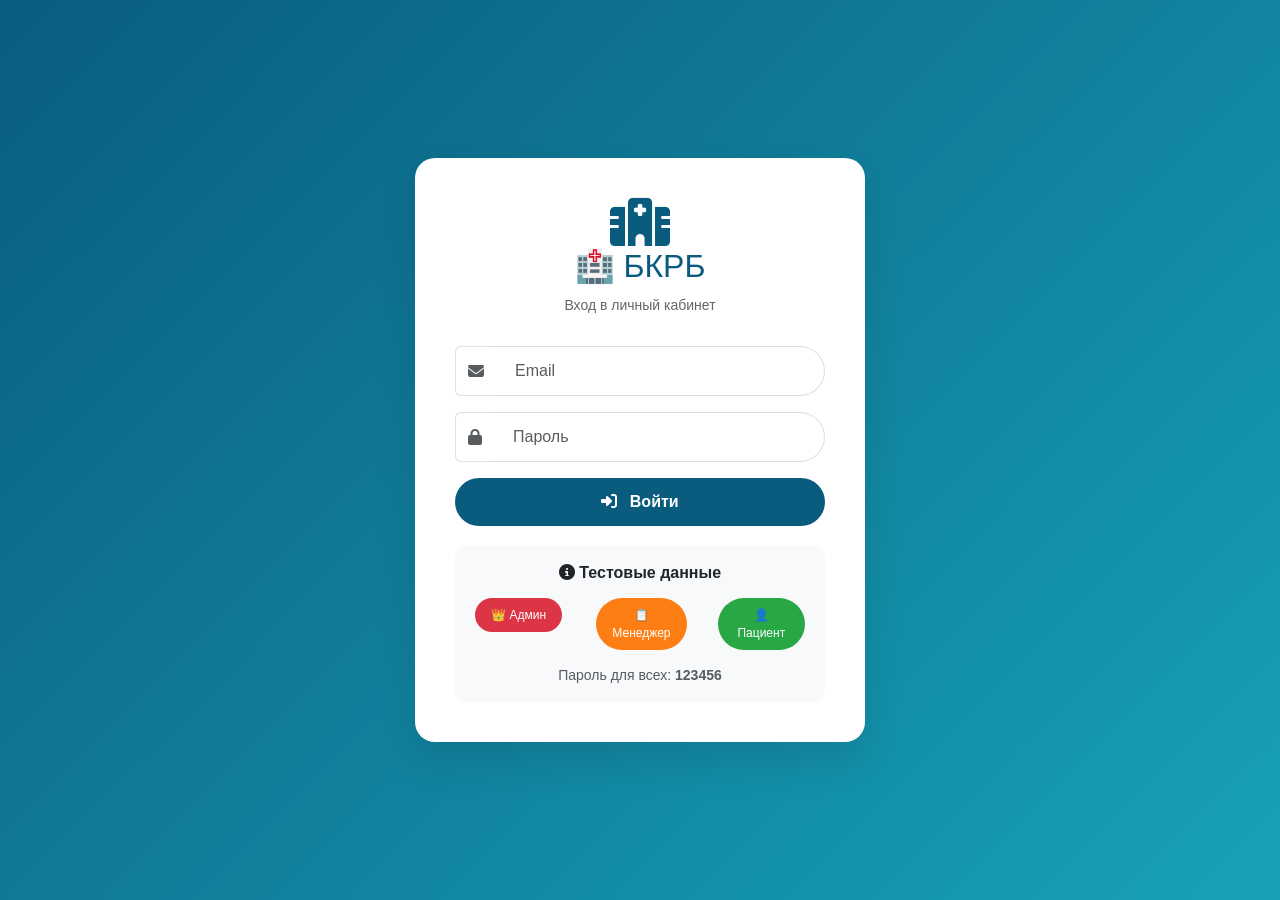
<file: login.html>
<!DOCTYPE html>
<html lang="ru">
<head>
    <meta charset="UTF-8">
    <meta name="viewport" content="width=device-width, initial-scale=1.0">
    <title>Вход - БКРБ</title>
    <link href="https://cdn.jsdelivr.net/npm/bootstrap@5.3.0/dist/css/bootstrap.min.css" rel="stylesheet">
    <link rel="stylesheet" href="https://cdnjs.cloudflare.com/ajax/libs/font-awesome/6.4.0/css/all.min.css">
    <style>
        body {
            background: linear-gradient(135deg, #0a5c7e 0%, #17a2b8 100%);
            min-height: 100vh;
            font-family: 'Segoe UI', sans-serif;
        }
        .login-card {
            background: white;
            border-radius: 20px;
            padding: 40px;
            width: 100%;
            max-width: 450px;
            box-shadow: 0 20px 40px rgba(0,0,0,0.1);
        }
        .login-card h2 {
            color: #0a5c7e;
            text-align: center;
            margin-bottom: 10px;
        }
        .login-card .subtitle {
            text-align: center;
            color: #666;
            margin-bottom: 30px;
            font-size: 14px;
        }
        .form-control {
            border-radius: 30px;
            padding: 12px 20px;
            border: 1px solid #ddd;
        }
        .form-control:focus {
            border-color: #0a5c7e;
            box-shadow: 0 0 0 0.2rem rgba(10,92,126,0.25);
        }
        .btn-login {
            background: #0a5c7e;
            border: none;
            border-radius: 30px;
            padding: 12px;
            font-weight: bold;
            width: 100%;
            color: white;
        }
        .btn-login:hover {
            background: #084a66;
        }
        .role-badge {
            display: inline-block;
            padding: 8px 16px;
            border-radius: 30px;
            font-size: 12px;
            margin: 5px;
            cursor: pointer;
            transition: 0.3s;
        }
        .role-badge:hover {
            transform: scale(1.05);
        }
        .role-admin { background: #dc3545; color: white; }
        .role-manager { background: #fd7e14; color: white; }
        .role-user { background: #28a745; color: white; }
        .test-data {
            background: #f8f9fa;
            border-radius: 12px;
            padding: 15px;
            margin-top: 20px;
        }
    </style>
</head>
<body class="d-flex align-items-center justify-content-center">
    <div class="login-card">
        <div class="text-center">
            <i class="fas fa-hospital fa-3x" style="color: #0a5c7e;"></i>
        </div>
        <h2>🏥 БКРБ</h2>
        <div class="subtitle">Вход в личный кабинет</div>
        
        <form id="loginForm">
            <div class="mb-3">
                <div class="input-group">
                    <span class="input-group-text bg-white border-end-0"><i class="fas fa-envelope text-muted"></i></span>
                    <input type="email" id="email" class="form-control border-start-0" placeholder="Email" required>
                </div>
            </div>
            <div class="mb-3">
                <div class="input-group">
                    <span class="input-group-text bg-white border-end-0"><i class="fas fa-lock text-muted"></i></span>
                    <input type="password" id="password" class="form-control border-start-0" placeholder="Пароль" required>
                </div>
            </div>
            <button type="submit" class="btn-login"><i class="fas fa-sign-in-alt me-2"></i> Войти</button>
        </form>
        
        <div class="test-data">
            <div class="text-center mb-2"><strong><i class="fas fa-info-circle"></i> Тестовые данные</strong></div>
            <div class="row text-center">
                <div class="col-4">
                    <div class="role-badge role-admin" onclick="fillAdmin()">👑 Админ</div>
                </div>
                <div class="col-4">
                    <div class="role-badge role-manager" onclick="fillManager()">📋 Менеджер</div>
                </div>
                <div class="col-4">
                    <div class="role-badge role-user" onclick="fillUser()">👤 Пациент</div>
                </div>
            </div>
            <div class="text-center mt-2">
                <small class="text-muted">Пароль для всех: <strong>123456</strong></small>
            </div>
        </div>
    </div>

    <script>
        function fillAdmin() {
            document.getElementById('email').value = 'admin@bkrb.ru';
            document.getElementById('password').value = '123456';
        }
        function fillManager() {
            document.getElementById('email').value = 'manager@bkrb.ru';
            document.getElementById('password').value = '123456';
        }
        function fillUser() {
            document.getElementById('email').value = 'ivan@mail.ru';
            document.getElementById('password').value = '123456';
        }
        
        document.getElementById('loginForm').addEventListener('submit', function(e) {
            e.preventDefault();
            const email = document.getElementById('email').value;
            const password = document.getElementById('password').value;
            
            // Демо-проверка (для статического HTML)
            if (email === 'admin@bkrb.ru' && password === '123456') {
                window.location.href = 'dashboard-admin.html';
            } else if (email === 'manager@bkrb.ru' && password === '123456') {
                window.location.href = 'dashboard-manager.html';
            } else if (email === 'ivan@mail.ru' && password === '123456') {
                window.location.href = 'dashboard-user.html';
            } else {
                alert('Неверный email или пароль');
            }
        });
    </script>
</body>
</html>
</file>
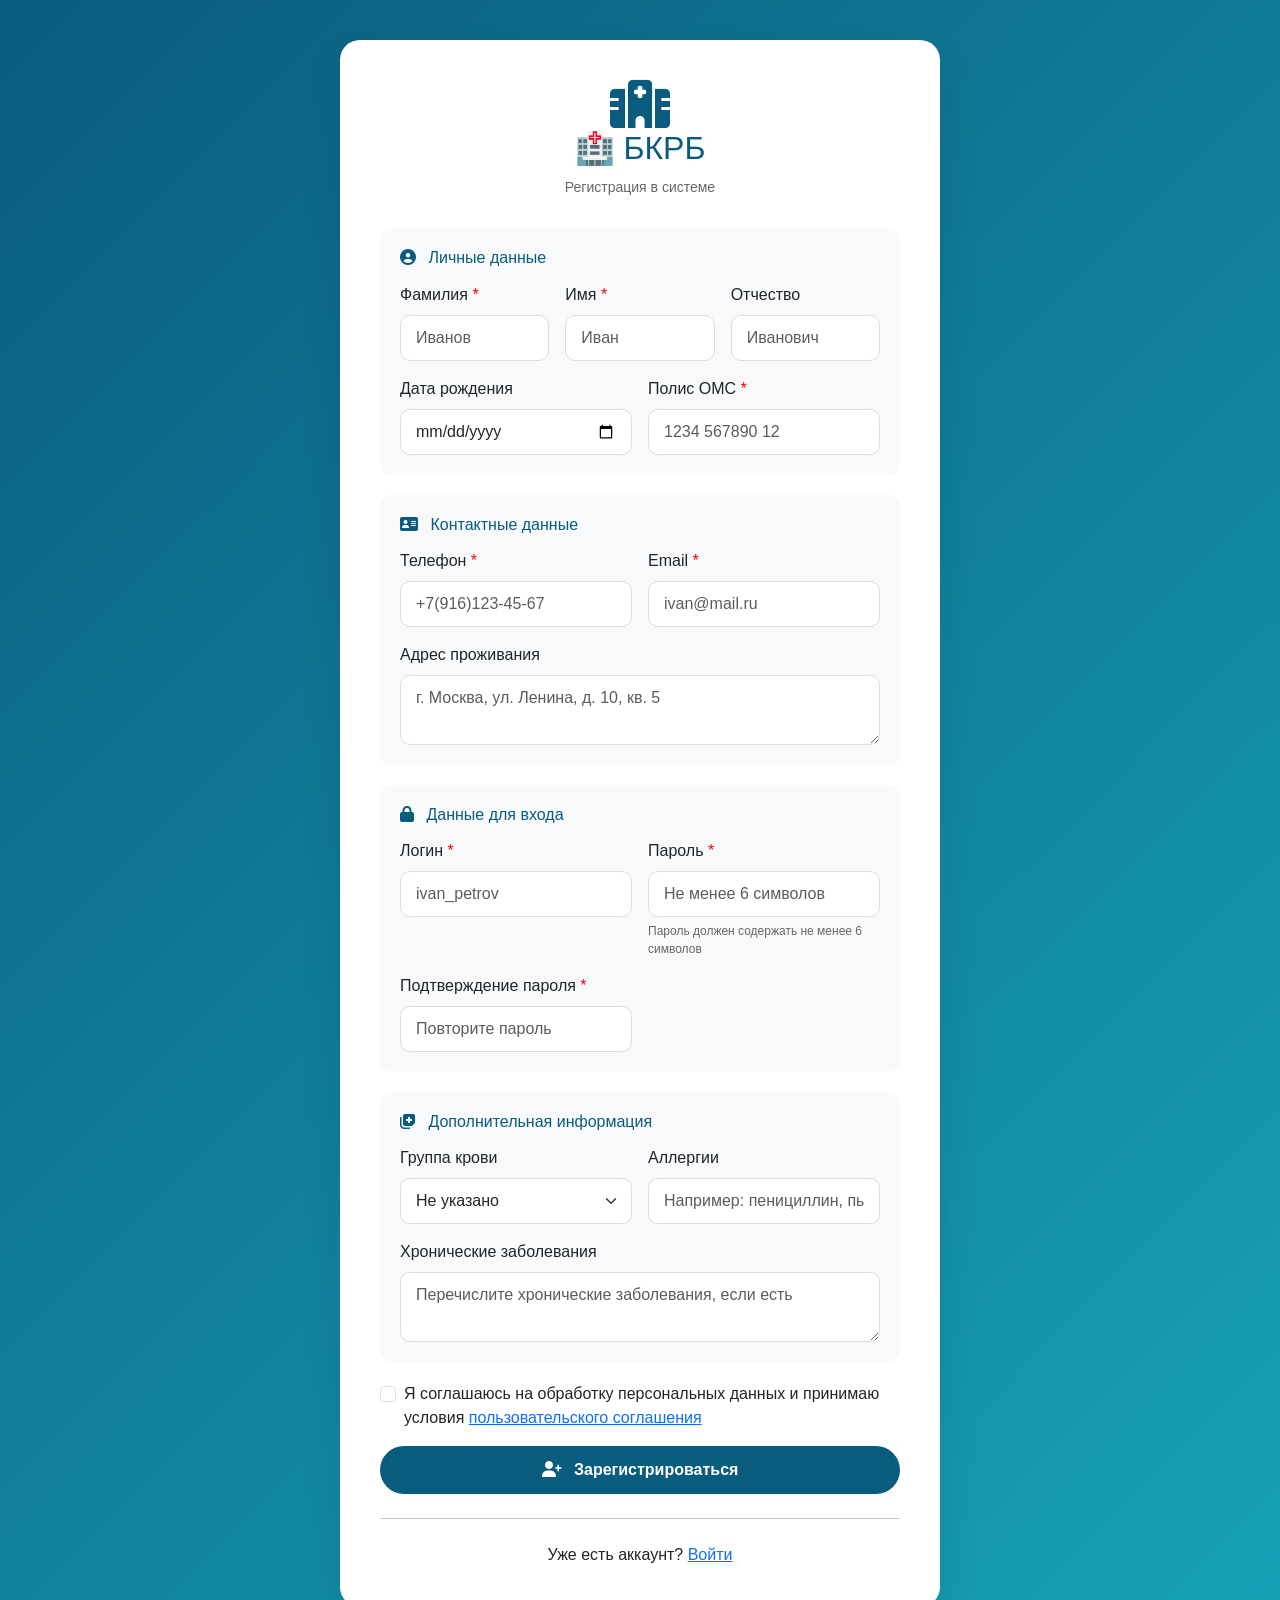
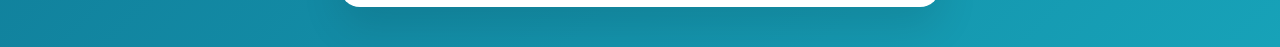
<file: register.html>
<!DOCTYPE html>
<html lang="ru">
<head>
    <meta charset="UTF-8">
    <meta name="viewport" content="width=device-width, initial-scale=1.0">
    <title>Регистрация - БКРБ</title>
    <link href="https://cdn.jsdelivr.net/npm/bootstrap@5.3.0/dist/css/bootstrap.min.css" rel="stylesheet">
    <link rel="stylesheet" href="https://cdnjs.cloudflare.com/ajax/libs/font-awesome/6.4.0/css/all.min.css">
    <style>
        body {
            background: linear-gradient(135deg, #0a5c7e 0%, #17a2b8 100%);
            min-height: 100vh;
            font-family: 'Segoe UI', sans-serif;
            padding: 40px 0;
        }
        .register-card {
            background: white;
            border-radius: 20px;
            padding: 40px;
            width: 100%;
            max-width: 600px;
            margin: 0 auto;
            box-shadow: 0 20px 40px rgba(0,0,0,0.1);
        }
        .register-card h2 {
            color: #0a5c7e;
            text-align: center;
            margin-bottom: 10px;
        }
        .register-card .subtitle {
            text-align: center;
            color: #666;
            margin-bottom: 30px;
            font-size: 14px;
        }
        .form-control, .form-select {
            border-radius: 10px;
            padding: 10px 15px;
            border: 1px solid #ddd;
        }
        .form-control:focus, .form-select:focus {
            border-color: #0a5c7e;
            box-shadow: 0 0 0 0.2rem rgba(10,92,126,0.25);
        }
        .btn-register {
            background: #0a5c7e;
            border: none;
            border-radius: 30px;
            padding: 12px;
            font-weight: bold;
            width: 100%;
            color: white;
        }
        .btn-register:hover {
            background: #084a66;
        }
        .form-section {
            background: #f8f9fa;
            border-radius: 12px;
            padding: 20px;
            margin-bottom: 20px;
        }
        .form-section h5 {
            color: #0a5c7e;
            margin-bottom: 15px;
            font-size: 16px;
        }
        .required:after {
            content: " *";
            color: red;
        }
        .password-hint {
            font-size: 12px;
            color: #666;
            margin-top: 5px;
        }
    </style>
</head>
<body>
    <div class="register-card">
        <div class="text-center">
            <i class="fas fa-hospital fa-3x" style="color: #0a5c7e;"></i>
        </div>
        <h2>🏥 БКРБ</h2>
        <div class="subtitle">Регистрация в системе</div>
        
        <form id="registerForm">
            <!-- Личные данные -->
            <div class="form-section">
                <h5><i class="fas fa-user-circle me-2"></i> Личные данные</h5>
                <div class="row g-3">
                    <div class="col-md-4">
                        <label class="form-label required">Фамилия</label>
                        <input type="text" id="last_name" class="form-control" placeholder="Иванов" required>
                    </div>
                    <div class="col-md-4">
                        <label class="form-label required">Имя</label>
                        <input type="text" id="first_name" class="form-control" placeholder="Иван" required>
                    </div>
                    <div class="col-md-4">
                        <label class="form-label">Отчество</label>
                        <input type="text" id="middle_name" class="form-control" placeholder="Иванович">
                    </div>
                    <div class="col-md-6">
                        <label class="form-label">Дата рождения</label>
                        <input type="date" id="birth_date" class="form-control">
                    </div>
                    <div class="col-md-6">
                        <label class="form-label required">Полис ОМС</label>
                        <input type="text" id="policy_number" class="form-control" placeholder="1234 567890 12" required>
                    </div>
                </div>
            </div>
            
            <!-- Контактные данные -->
            <div class="form-section">
                <h5><i class="fas fa-address-card me-2"></i> Контактные данные</h5>
                <div class="row g-3">
                    <div class="col-md-6">
                        <label class="form-label required">Телефон</label>
                        <input type="tel" id="phone" class="form-control" placeholder="+7(916)123-45-67" required>
                    </div>
                    <div class="col-md-6">
                        <label class="form-label required">Email</label>
                        <input type="email" id="email" class="form-control" placeholder="ivan@mail.ru" required>
                    </div>
                    <div class="col-12">
                        <label class="form-label">Адрес проживания</label>
                        <textarea id="address" class="form-control" rows="2" placeholder="г. Москва, ул. Ленина, д. 10, кв. 5"></textarea>
                    </div>
                </div>
            </div>
            
            <!-- Данные для входа -->
            <div class="form-section">
                <h5><i class="fas fa-lock me-2"></i> Данные для входа</h5>
                <div class="row g-3">
                    <div class="col-md-6">
                        <label class="form-label required">Логин</label>
                        <input type="text" id="username" class="form-control" placeholder="ivan_petrov" required>
                    </div>
                    <div class="col-md-6">
                        <label class="form-label required">Пароль</label>
                        <input type="password" id="password" class="form-control" placeholder="Не менее 6 символов" required>
                        <div class="password-hint">Пароль должен содержать не менее 6 символов</div>
                    </div>
                    <div class="col-md-6">
                        <label class="form-label required">Подтверждение пароля</label>
                        <input type="password" id="confirm_password" class="form-control" placeholder="Повторите пароль" required>
                    </div>
                </div>
            </div>
            
            <!-- Дополнительная информация -->
            <div class="form-section">
                <h5><i class="fas fa-notes-medical me-2"></i> Дополнительная информация</h5>
                <div class="row g-3">
                    <div class="col-md-6">
                        <label class="form-label">Группа крови</label>
                        <select id="blood_type" class="form-select">
                            <option value="">Не указано</option>
                            <option value="I(I)">I (I) положительная</option>
                            <option value="I(II)">I (I) отрицательная</option>
                            <option value="II(I)">II (A) положительная</option>
                            <option value="II(II)">II (A) отрицательная</option>
                            <option value="III(I)">III (B) положительная</option>
                            <option value="III(II)">III (B) отрицательная</option>
                            <option value="IV(I)">IV (AB) положительная</option>
                            <option value="IV(II)">IV (AB) отрицательная</option>
                        </select>
                    </div>
                    <div class="col-md-6">
                        <label class="form-label">Аллергии</label>
                        <input type="text" id="allergies" class="form-control" placeholder="Например: пенициллин, пыльца">
                    </div>
                    <div class="col-12">
                        <label class="form-label">Хронические заболевания</label>
                        <textarea id="chronic_diseases" class="form-control" rows="2" placeholder="Перечислите хронические заболевания, если есть"></textarea>
                    </div>
                </div>
            </div>
            
            <!-- Согласие -->
            <div class="form-check mb-3">
                <input class="form-check-input" type="checkbox" id="agree" required>
                <label class="form-check-label" for="agree">
                    Я соглашаюсь на обработку персональных данных и принимаю условия <a href="#">пользовательского соглашения</a>
                </label>
            </div>
            
            <button type="submit" class="btn-register"><i class="fas fa-user-plus me-2"></i> Зарегистрироваться</button>
        </form>
        
        <hr class="my-4">
        <p class="text-center mb-0">Уже есть аккаунт? <a href="login.html">Войти</a></p>
    </div>

    <script>
        document.getElementById('registerForm').addEventListener('submit', function(e) {
            e.preventDefault();
            
            const password = document.getElementById('password').value;
            const confirm = document.getElementById('confirm_password').value;
            
            if (password !== confirm) {
                alert('Пароли не совпадают!');
                return;
            }
            
            if (password.length < 6) {
                alert('Пароль должен быть не менее 6 символов!');
                return;
            }
            
            // Собираем данные
            const formData = {
                last_name: document.getElementById('last_name').value,
                first_name: document.getElementById('first_name').value,
                middle_name: document.getElementById('middle_name').value,
                birth_date: document.getElementById('birth_date').value,
                policy_number: document.getElementById('policy_number').value,
                phone: document.getElementById('phone').value,
                email: document.getElementById('email').value,
                address: document.getElementById('address').value,
                username: document.getElementById('username').value,
                blood_type: document.getElementById('blood_type').value,
                allergies: document.getElementById('allergies').value,
                chronic_diseases: document.getElementById('chronic_diseases').value
            };
            
            console.log('Регистрация:', formData);
            
            // Показываем сообщение об успехе
            alert('Регистрация успешна! Теперь вы можете войти в систему.');
            window.location.href = 'login.html';
        });
    </script>
</body>
</html>
</file>
<file: css/style.css>
:root {
    --primary: #0a5c7e;
    --primary-dark: #084a66;
    --secondary: #e6f3f9;
    --light: #f8f9fa;
    --dark: #343a40;
}

* {
    margin: 0;
    padding: 0;
    box-sizing: border-box;
}

body {
    font-family: 'Segoe UI', Tahoma, Geneva, Verdana, sans-serif;
    color: #333;
}

/* Навигация */
.navbar {
    background: white;
    box-shadow: 0 2px 15px rgba(0,0,0,0.1);
    padding: 1rem 0;
}

.navbar-brand {
    font-size: 1.8rem;
    font-weight: bold;
    color: var(--primary) !important;
}

.navbar-brand small {
    font-size: 0.75rem;
    display: block;
    font-weight: normal;
    color: #666;
}

.nav-link {
    color: #555 !important;
    font-weight: 500;
    transition: 0.3s;
}

.nav-link:hover {
    color: var(--primary) !important;
}

.btn-outline-primary {
    border-color: var(--primary);
    color: var(--primary);
}

.btn-outline-primary:hover {
    background: var(--primary);
    border-color: var(--primary);
}

/* Hero секция */
.hero {
    background: linear-gradient(135deg, var(--secondary) 0%, white 100%);
    padding: 80px 0;
}

.hero h1 {
    font-size: 3rem;
    font-weight: bold;
    color: var(--dark);
    margin-bottom: 1.5rem;
}

.hero h1 span {
    color: var(--primary);
}

.hero .lead {
    font-size: 1.2rem;
    color: #555;
}

.hero-img {
    background: white;
    border-radius: 30px;
    padding: 40px;
    display: inline-block;
    box-shadow: 0 20px 40px rgba(0,0,0,0.1);
}

.hero-img i {
    font-size: 150px;
    color: var(--primary);
}

/* Feature карточки */
.feature-card {
    background: white;
    padding: 2rem;
    border-radius: 15px;
    text-align: center;
    box-shadow: 0 5px 20px rgba(0,0,0,0.05);
    transition: transform 0.3s;
    height: 100%;
}

.feature-card:hover {
    transform: translateY(-5px);
}

.feature-icon {
    width: 70px;
    height: 70px;
    background: var(--secondary);
    border-radius: 50%;
    display: flex;
    align-items: center;
    justify-content: center;
    margin: 0 auto 1.5rem;
}

.feature-icon i {
    font-size: 2rem;
    color: var(--primary);
}

/* Статистика */
.stats-section {
    background: var(--primary);
    color: white;
    padding: 3rem 0;
}

.stats-section h2 {
    font-size: 2.5rem;
    margin-bottom: 0.5rem;
}

/* Карточки врачей */
.doctor-card {
    background: white;
    border-radius: 15px;
    padding: 1.5rem;
    text-align: center;
    box-shadow: 0 5px 20px rgba(0,0,0,0.05);
    transition: 0.3s;
    height: 100%;
}

.doctor-card:hover {
    transform: translateY(-5px);
    box-shadow: 0 10px 30px rgba(0,0,0,0.1);
}

.doctor-img {
    width: 120px;
    height: 120px;
    background: var(--secondary);
    border-radius: 50%;
    display: flex;
    align-items: center;
    justify-content: center;
    margin: 0 auto 1rem;
    border: 3px solid var(--primary);
}

.doctor-img i {
    font-size: 50px;
    color: var(--primary);
}

.doctor-card h5 {
    margin-bottom: 0.5rem;
    color: var(--dark);
}

.doctor-card .specialty {
    color: var(--primary);
    font-weight: 500;
}

.doctor-card .experience {
    color: #666;
    font-size: 0.9rem;
}

/* Услуги */
.service-card {
    background: white;
    padding: 1rem 1.5rem;
    border-radius: 12px;
    box-shadow: 0 2px 10px rgba(0,0,0,0.05);
    transition: 0.3s;
}

.service-card:hover {
    transform: translateX(5px);
    box-shadow: 0 5px 15px rgba(0,0,0,0.1);
}

/* Контакты */
.contact-card, .map-card {
    background: white;
    border-radius: 15px;
    padding: 1.5rem;
    box-shadow: 0 5px 20px rgba(0,0,0,0.05);
    height: 100%;
}

.map-placeholder {
    background: var(--secondary);
    border-radius: 12px;
    height: 100%;
    min-height: 350px;
    display: flex;
    flex-direction: column;
    align-items: center;
    justify-content: center;
}

.map-placeholder i {
    font-size: 50px;
    color: var(--primary);
    margin-bottom: 1rem;
}

/* Новости */
.news-card {
    background: white;
    padding: 1.5rem;
    border-radius: 12px;
    box-shadow: 0 3px 10px rgba(0,0,0,0.05);
    transition: 0.3s;
    height: 100%;
}

.news-card:hover {
    transform: translateY(-3px);
    box-shadow: 0 5px 20px rgba(0,0,0,0.1);
}

/* Футер */
.footer {
    background: var(--dark);
    color: #ccc;
    padding: 3rem 0 1rem;
    margin-top: 3rem;
}

.footer h5 {
    color: white;
    margin-bottom: 1rem;
}

.footer a {
    color: #ccc;
    text-decoration: none;
    transition: 0.3s;
}

.footer a:hover {
    color: white;
}

/* Адаптив */
@media (max-width: 768px) {
    .hero h1 {
        font-size: 2rem;
    }
    
    .navbar-brand {
        font-size: 1.3rem;
    }
    
    .hero-img i {
        font-size: 100px;
    }
}
</file>
